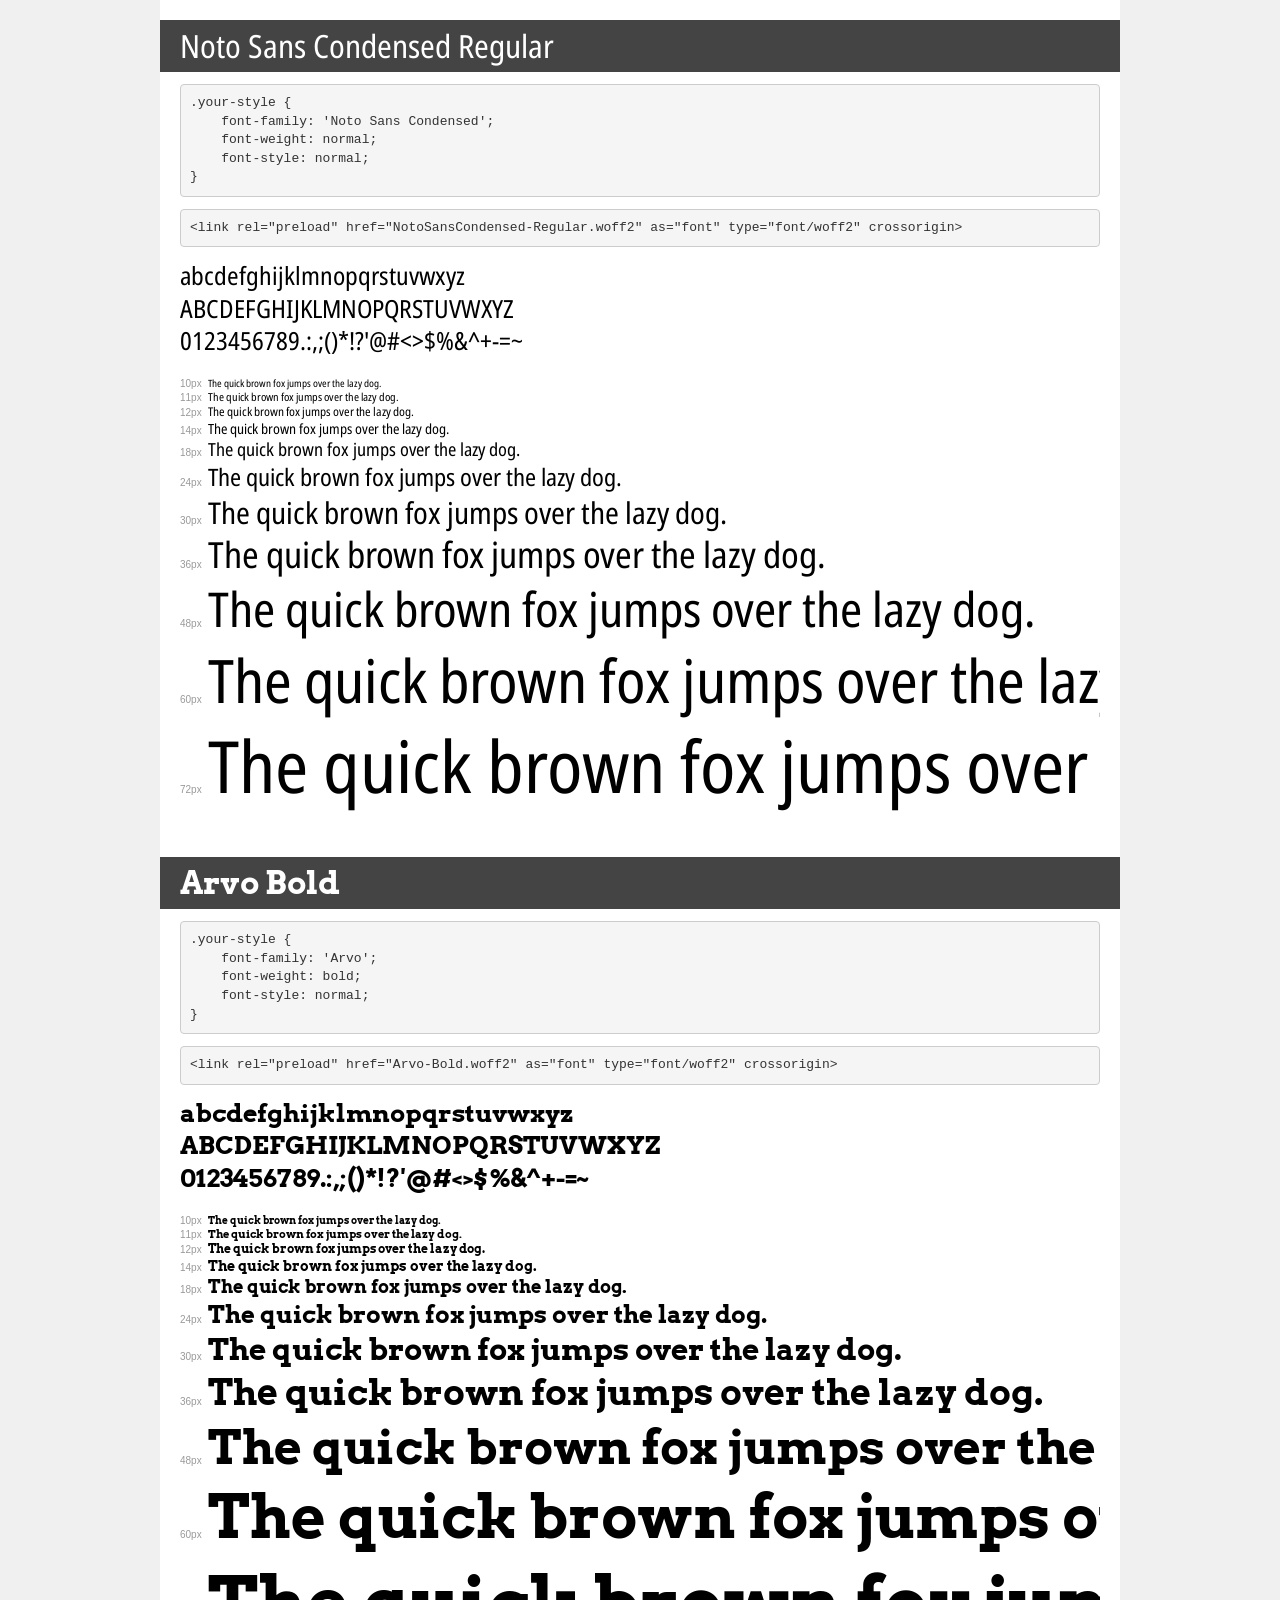
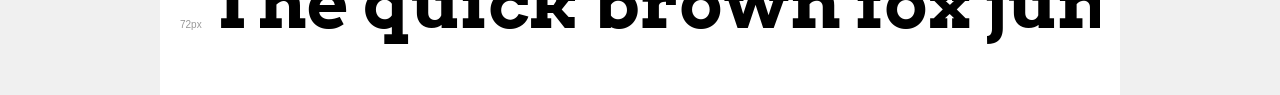
<file: fonts/demo.html>
<!DOCTYPE html>
<html lang="en">
<head>
    <meta charset="utf-8">
    <meta http-equiv="X-UA-Compatible" content="IE=edge">
    <meta name="viewport" content="width=device-width, initial-scale=1">
    <meta name="robots" content="noindex, noarchive">
    <meta name="format-detection" content="telephone=no">
    <title>Transfonter demo</title>
    <link href="stylesheet.css" rel="stylesheet">
    <style>
        /*
        http://meyerweb.com/eric/tools/css/reset/
        v2.0 | 20110126
        License: none (public domain)
        */
        html, body, div, span, applet, object, iframe,
        h1, h2, h3, h4, h5, h6, p, blockquote, pre,
        a, abbr, acronym, address, big, cite, code,
        del, dfn, em, img, ins, kbd, q, s, samp,
        small, strike, strong, sub, sup, tt, var,
        b, u, i, center,
        dl, dt, dd, ol, ul, li,
        fieldset, form, label, legend,
        table, caption, tbody, tfoot, thead, tr, th, td,
        article, aside, canvas, details, embed,
        figure, figcaption, footer, header, hgroup,
        menu, nav, output, ruby, section, summary,
        time, mark, audio, video {
            margin: 0;
            padding: 0;
            border: 0;
            font-size: 100%;
            font: inherit;
            vertical-align: baseline;
        }
        /* HTML5 display-role reset for older browsers */
        article, aside, details, figcaption, figure,
        footer, header, hgroup, menu, nav, section {
            display: block;
        }
        body {
            line-height: 1;
        }
        ol, ul {
            list-style: none;
        }
        blockquote, q {
            quotes: none;
        }
        blockquote:before, blockquote:after,
        q:before, q:after {
            content: '';
            content: none;
        }
        table {
            border-collapse: collapse;
            border-spacing: 0;
        }
        /* demo styles */
        body {
            background: #f0f0f0;
            color: #000;
        }
        .page {
            background: #fff;
            width: 920px;
            margin: 0 auto;
            padding: 20px 20px 0 20px;
            overflow: hidden;
        }
        .font-container {
            overflow-x: auto;
            overflow-y: hidden;
            margin-bottom: 40px;
            line-height: 1.3;
            white-space: nowrap;
            padding-bottom: 5px;
        }
        h1 {
            position: relative;
            background: #444;
            font-size: 32px;
            color: #fff;
            padding: 10px 20px;
            margin: 0 -20px 12px -20px;
        }
        .letters {
            font-size: 25px;
            margin-bottom: 20px;
        }
        .s10:before {
            content: '10px';
        }
        .s11:before {
            content: '11px';
        }
        .s12:before {
            content: '12px';
        }
        .s14:before {
            content: '14px';
        }
        .s18:before {
            content: '18px';
        }
        .s24:before {
            content: '24px';
        }
        .s30:before {
            content: '30px';
        }
        .s36:before {
            content: '36px';
        }
        .s48:before {
            content: '48px';
        }
        .s60:before {
            content: '60px';
        }
        .s72:before {
            content: '72px';
        }
        .s10:before, .s11:before, .s12:before, .s14:before,
        .s18:before, .s24:before, .s30:before, .s36:before,
        .s48:before, .s60:before, .s72:before {
            font-family: Arial, sans-serif;
            font-size: 10px;
            font-weight: normal;
            font-style: normal;
            color: #999;
            padding-right: 6px;
        }
        pre {
            display: block;
            padding: 9px;
            margin: 0 0 12px;
            font-family: Monaco, Menlo, Consolas, "Courier New", monospace;
            font-size: 13px;
            line-height: 1.428571429;
            color: #333;
            font-weight: normal;
            font-style: normal;
            background-color: #f5f5f5;
            border: 1px solid #ccc;
            overflow-x: auto;
            border-radius: 4px;
        }
        /* responsive */
        @media (max-width: 959px) {
            .page {
                width: auto;
                margin: 0;
            }
        }
    </style>
</head>
<body>
<div class="page">
    <div class="demo">
        <h1 style="font-family: 'Noto Sans Condensed'; font-weight: normal; font-style: normal;">Noto Sans Condensed Regular</h1>
        <pre title="Usage">.your-style {
    font-family: 'Noto Sans Condensed';
    font-weight: normal;
    font-style: normal;
}</pre>
        <pre title="Preload (optional)">
&lt;link rel=&quot;preload&quot; href=&quot;NotoSansCondensed-Regular.woff2&quot; as=&quot;font&quot; type=&quot;font/woff2&quot; crossorigin&gt;</pre>
        <div class="font-container" style="font-family: 'Noto Sans Condensed'; font-weight: normal; font-style: normal;">
            <p class="letters">
                abcdefghijklmnopqrstuvwxyz<br>
ABCDEFGHIJKLMNOPQRSTUVWXYZ<br>
                0123456789.:,;()*!?'@#&lt;&gt;$%&^+-=~
            </p>
            <p class="s10" style="font-size: 10px;">The quick brown fox jumps over the lazy dog.</p>
            <p class="s11" style="font-size: 11px;">The quick brown fox jumps over the lazy dog.</p>
            <p class="s12" style="font-size: 12px;">The quick brown fox jumps over the lazy dog.</p>
            <p class="s14" style="font-size: 14px;">The quick brown fox jumps over the lazy dog.</p>
            <p class="s18" style="font-size: 18px;">The quick brown fox jumps over the lazy dog.</p>
            <p class="s24" style="font-size: 24px;">The quick brown fox jumps over the lazy dog.</p>
            <p class="s30" style="font-size: 30px;">The quick brown fox jumps over the lazy dog.</p>
            <p class="s36" style="font-size: 36px;">The quick brown fox jumps over the lazy dog.</p>
            <p class="s48" style="font-size: 48px;">The quick brown fox jumps over the lazy dog.</p>
            <p class="s60" style="font-size: 60px;">The quick brown fox jumps over the lazy dog.</p>
            <p class="s72" style="font-size: 72px;">The quick brown fox jumps over the lazy dog.</p>
        </div>
    </div>

    <div class="demo">
        <h1 style="font-family: 'Arvo'; font-weight: bold; font-style: normal;">Arvo Bold</h1>
        <pre title="Usage">.your-style {
    font-family: 'Arvo';
    font-weight: bold;
    font-style: normal;
}</pre>
        <pre title="Preload (optional)">
&lt;link rel=&quot;preload&quot; href=&quot;Arvo-Bold.woff2&quot; as=&quot;font&quot; type=&quot;font/woff2&quot; crossorigin&gt;</pre>
        <div class="font-container" style="font-family: 'Arvo'; font-weight: bold; font-style: normal;">
            <p class="letters">
                abcdefghijklmnopqrstuvwxyz<br>
ABCDEFGHIJKLMNOPQRSTUVWXYZ<br>
                0123456789.:,;()*!?'@#&lt;&gt;$%&^+-=~
            </p>
            <p class="s10" style="font-size: 10px;">The quick brown fox jumps over the lazy dog.</p>
            <p class="s11" style="font-size: 11px;">The quick brown fox jumps over the lazy dog.</p>
            <p class="s12" style="font-size: 12px;">The quick brown fox jumps over the lazy dog.</p>
            <p class="s14" style="font-size: 14px;">The quick brown fox jumps over the lazy dog.</p>
            <p class="s18" style="font-size: 18px;">The quick brown fox jumps over the lazy dog.</p>
            <p class="s24" style="font-size: 24px;">The quick brown fox jumps over the lazy dog.</p>
            <p class="s30" style="font-size: 30px;">The quick brown fox jumps over the lazy dog.</p>
            <p class="s36" style="font-size: 36px;">The quick brown fox jumps over the lazy dog.</p>
            <p class="s48" style="font-size: 48px;">The quick brown fox jumps over the lazy dog.</p>
            <p class="s60" style="font-size: 60px;">The quick brown fox jumps over the lazy dog.</p>
            <p class="s72" style="font-size: 72px;">The quick brown fox jumps over the lazy dog.</p>
        </div>
    </div>

</div>
</body>
</html>
</file>
<file: fonts/stylesheet.css>
@font-face {
    font-family: 'Noto Sans Condensed';
    src: url('NotoSansCondensed-Regular.woff2') format('woff2'),
        url('NotoSansCondensed-Regular.woff') format('woff');
    font-weight: normal;
    font-style: normal;
    font-display: swap;
}

@font-face {
    font-family: 'Arvo';
    src: url('Arvo-Bold.woff2') format('woff2'),
        url('Arvo-Bold.woff') format('woff');
    font-weight: bold;
    font-style: normal;
    font-display: swap;
}
</file>
